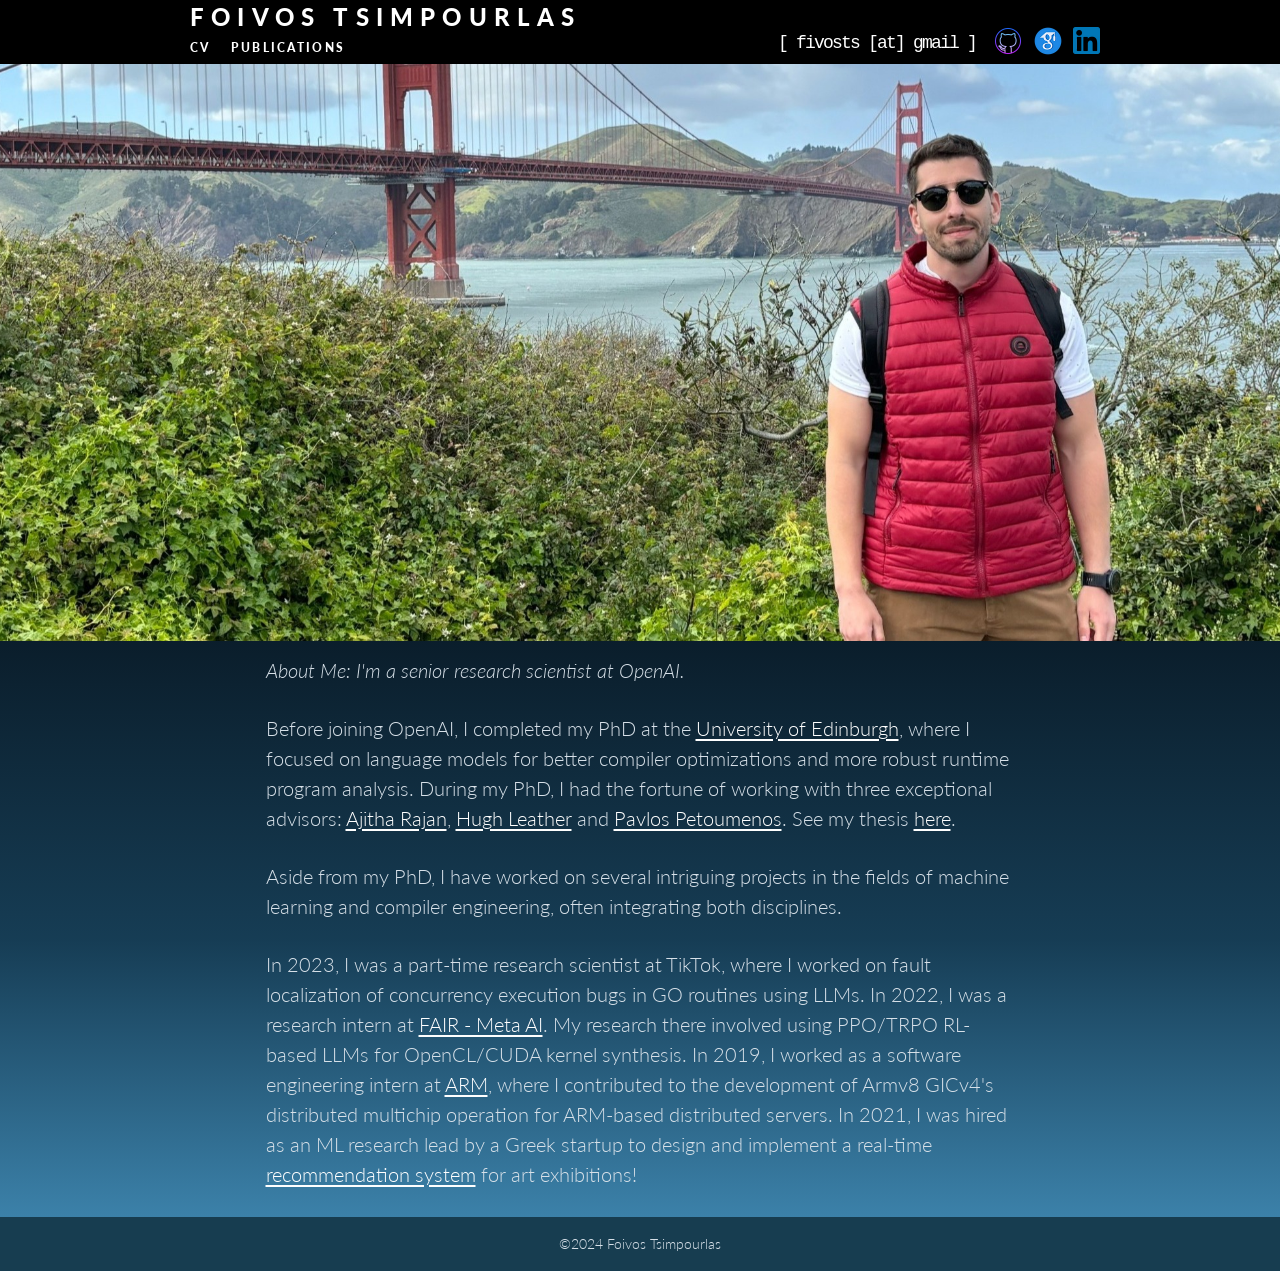
<file: index.html>
<!doctype html>
<html lang="en">
  <head>
    <meta charset="utf-8">
    <meta name="viewport" content="width=device-width, initial-scale=1">
    <title>Foivos Tsimpourlas</title>
    <meta name="description" content="Foivos Tsimpourlas | Senior research scientist at OpenAI.">
    <link rel="canonical" href="https://foivos.co.uk/">
    <meta property="og:title" content="Foivos Tsimpourlas">
    <meta property="og:description" content="Senior research scientist at OpenAI.">
    <meta property="og:type" content="website">
    <meta property="og:url" content="https://foivos.co.uk/">
    <meta property="og:image" content="https://foivos.co.uk/assets/img/home-hero.jpg">
    <meta name="twitter:card" content="summary_large_image">
    <link rel="icon" href="/assets/img/favicon.jpg">
    <link rel="stylesheet" href="/assets/styles.css?v=36">
    <script src="/assets/site.js?v=3" defer></script>
  </head>
  <body>
    <header class="site-header">
      <div class="header-inner">
        <button class="mobile-menu-toggle" type="button" aria-label="Open menu" aria-controls="mobile-menu" aria-expanded="false">
          <span></span>
          <span></span>
          <span></span>
        </button>
        <div class="header-brand-nav">
          <a class="brand-link" href="/">Foivos Tsimpourlas</a>
          <nav class="main-nav" aria-label="Site">
            <a class="mobile-menu-home" href="/" aria-current="page">Home</a>
            <a href="/cv/">CV</a>
            <a href="https://scholar.google.com/citations?user=wBS7nUoAAAAJ&amp;hl=en">Publications</a>
          </nav>
        </div>
        <div class="header-contact">
          <span class="email">[ fivosts [at] gmail ]</span>
          <div class="socials" aria-label="Social links">
            <a href="https://github.com/fivosts" aria-label="GitHub">
              <img src="/assets/img/github.png" alt="">
            </a>
            <a href="https://scholar.google.com/citations?user=wBS7nUoAAAAJ&amp;hl=en" aria-label="Google Scholar">
              <img src="/assets/img/scholar.png" alt="">
            </a>
            <a href="https://www.linkedin.com/in/foivos-tsimpourlas/" aria-label="LinkedIn">
              <img src="/assets/img/linkedin.png" alt="">
            </a>
          </div>
        </div>
      </div>
    </header>
    <nav class="mobile-menu" id="mobile-menu" aria-label="Mobile menu" hidden>
      <button class="mobile-menu-close" type="button" aria-label="Close menu"></button>
      <a href="/" aria-current="page">Home</a>
      <a href="/cv/">CV</a>
      <a href="https://scholar.google.com/citations?user=wBS7nUoAAAAJ&amp;hl=en">Publications</a>
    </nav>

    <main>
      <section class="hero hero-home" aria-label="Foivos Tsimpourlas at the Golden Gate Bridge">
        <img src="/assets/img/home-hero.jpg" alt="Foivos Tsimpourlas standing in front of the Golden Gate Bridge.">
      </section>

      <section class="dark-band">
        <div class="content bio">
          <p>About Me: I'm a senior research scientist at OpenAI.</p>

          <p>Before joining OpenAI, I completed my PhD at the <a href="https://www.ed.ac.uk/informatics">University of Edinburgh</a>, where I focused on language models for better compiler optimizations and more robust runtime program analysis. During my PhD, I had the fortune of working with three exceptional advisors: <a href="https://homepages.inf.ed.ac.uk/arajan/">Ajitha Rajan</a>, <a href="https://www.research.ed.ac.uk/en/persons/hugh-leather">Hugh Leather</a> and <a href="https://personalpages.manchester.ac.uk/staff/pavlos.petoumenos/">Pavlos Petoumenos</a>. See my thesis <a href="/assets/docs/deep-language-models-thesis.pdf">here</a>.</p>

          <p>Aside from my PhD, I have worked on several intriguing projects in the fields of machine learning and compiler engineering, often integrating both disciplines.</p>

          <p>In 2023, I was a part-time research scientist at TikTok, where I worked on fault localization of concurrency execution bugs in GO routines using LLMs. In 2022, I was a research intern at <a href="https://ai.meta.com/research/">FAIR - Meta AI</a>. My research there involved using PPO/TRPO RL-based LLMs for OpenCL/CUDA kernel synthesis. In 2019, I worked as a software engineering intern at <a href="https://www.arm.com/">ARM</a>, where I contributed to the development of Armv8 GICv4's distributed multichip operation for ARM-based distributed servers. In 2021, I was hired as an ML research lead by a Greek startup to design and implement a real-time <a href="https://www.adaf.gr/adaf-participates-in-the-ai-trace-pilot-experience/">recommendation system</a> for art exhibitions!</p>
        </div>
      </section>
    </main>

    <footer class="site-footer">&copy;2024 Foivos Tsimpourlas</footer>
  </body>
</html>
</file>
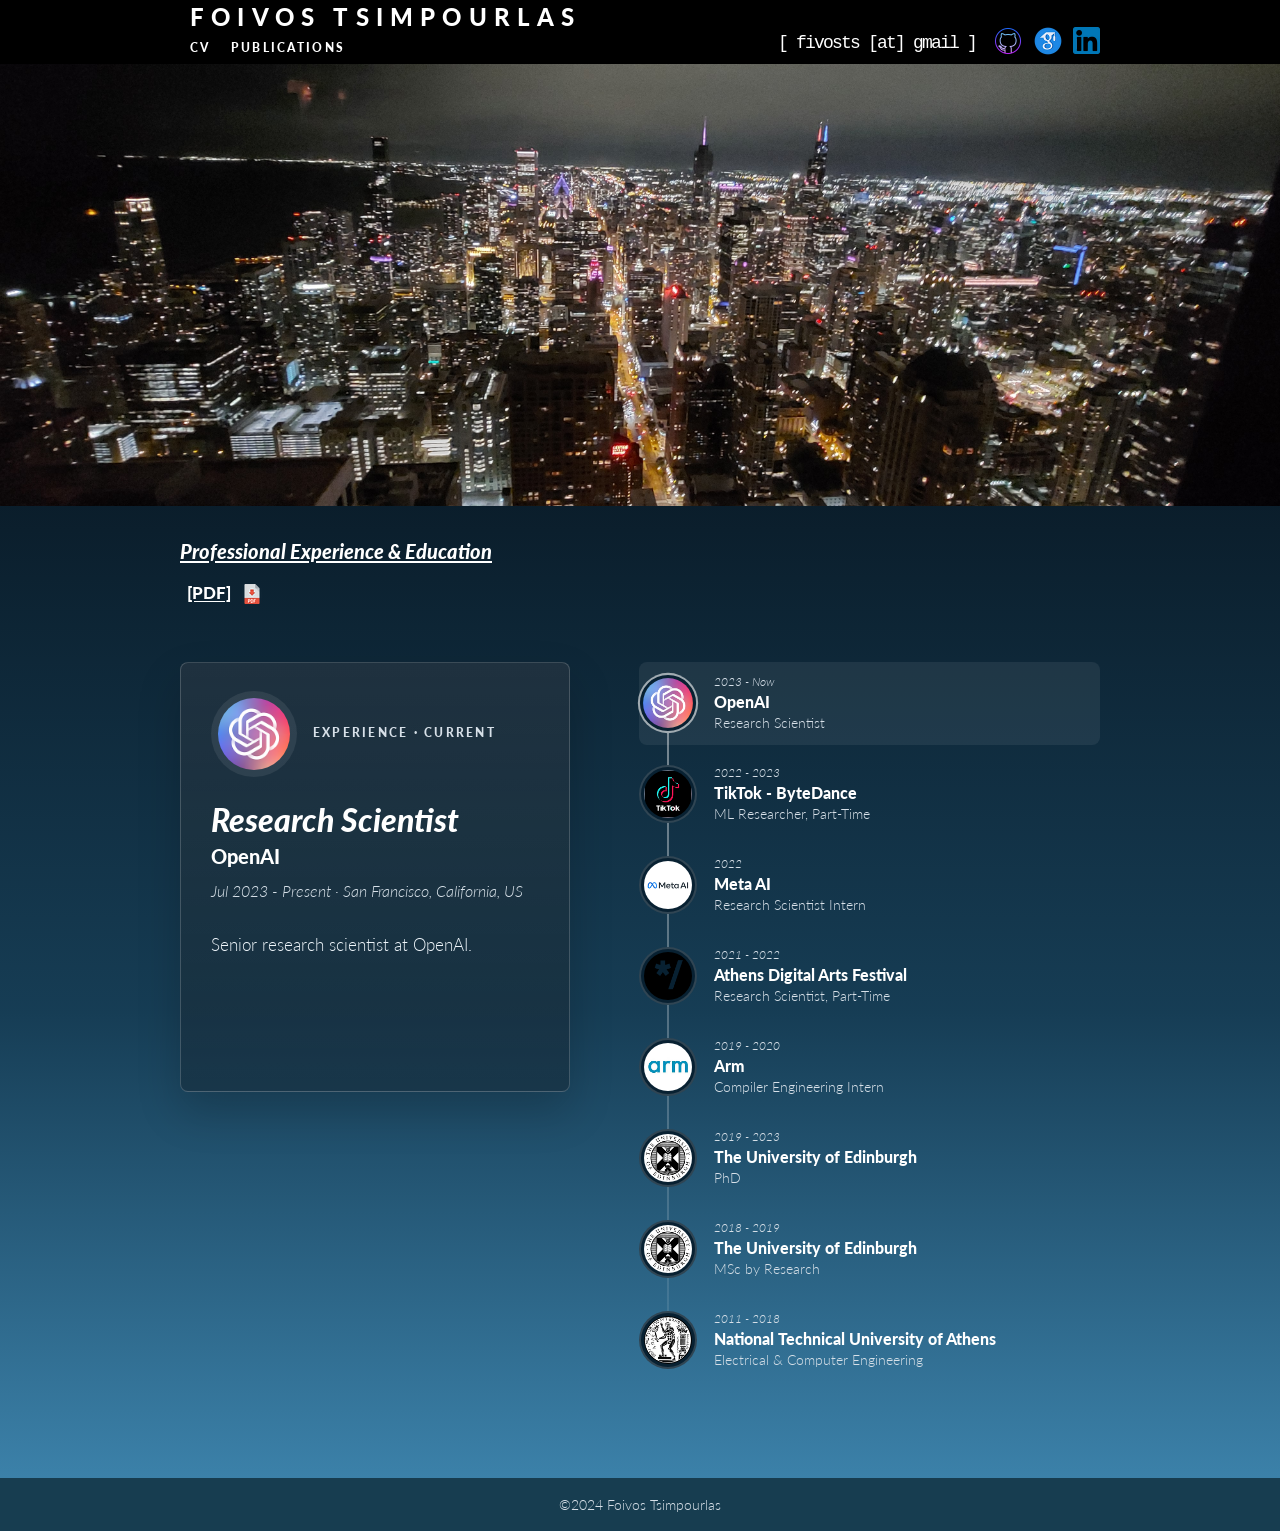
<file: cv/index.html>
<!doctype html>
<html lang="en">
  <head>
    <meta charset="utf-8">
    <meta name="viewport" content="width=device-width, initial-scale=1">
    <title>Resume | Foivos Tsimpourlas</title>
    <meta name="description" content="Research Scientist @ OpenAI | Ex-Meta, Ex-ARM, PhD @ The University of Edinburgh">
    <link rel="canonical" href="https://foivos.co.uk/cv/">
    <meta property="og:title" content="Resume | Foivos Tsimpourlas">
    <meta property="og:description" content="Research Scientist @ OpenAI | Ex-Meta, Ex-ARM, PhD @ The University of Edinburgh">
    <meta property="og:type" content="website">
    <meta property="og:url" content="https://foivos.co.uk/cv/">
    <meta property="og:image" content="https://foivos.co.uk/assets/img/cv-hero.jpg">
    <meta name="twitter:card" content="summary_large_image">
    <link rel="icon" href="/assets/img/favicon.jpg">
    <link rel="stylesheet" href="/assets/styles.css?v=36">
    <script src="/assets/site.js?v=3" defer></script>
  </head>
  <body>
    <header class="site-header">
      <div class="header-inner">
        <button class="mobile-menu-toggle" type="button" aria-label="Open menu" aria-controls="mobile-menu" aria-expanded="false">
          <span></span>
          <span></span>
          <span></span>
        </button>
        <div class="header-brand-nav">
          <a class="brand-link" href="/">Foivos Tsimpourlas</a>
          <nav class="main-nav" aria-label="Site">
            <a class="mobile-menu-home" href="/">Home</a>
            <a href="/cv/" aria-current="page">CV</a>
            <a href="https://scholar.google.com/citations?user=wBS7nUoAAAAJ&amp;hl=en">Publications</a>
          </nav>
        </div>
        <div class="header-contact">
          <span class="email">[ fivosts [at] gmail ]</span>
          <div class="socials" aria-label="Social links">
            <a href="https://github.com/fivosts" aria-label="GitHub">
              <img src="/assets/img/github.png" alt="">
            </a>
            <a href="https://scholar.google.com/citations?user=wBS7nUoAAAAJ&amp;hl=en" aria-label="Google Scholar">
              <img src="/assets/img/scholar.png" alt="">
            </a>
            <a href="https://www.linkedin.com/in/foivos-tsimpourlas/" aria-label="LinkedIn">
              <img src="/assets/img/linkedin.png" alt="">
            </a>
          </div>
        </div>
      </div>
    </header>
    <nav class="mobile-menu" id="mobile-menu" aria-label="Mobile menu" hidden>
      <button class="mobile-menu-close" type="button" aria-label="Close menu"></button>
      <a href="/">Home</a>
      <a href="/cv/" aria-current="page">CV</a>
      <a href="https://scholar.google.com/citations?user=wBS7nUoAAAAJ&amp;hl=en">Publications</a>
    </nav>

    <main>
      <section class="hero hero-page" aria-label="Chicago skyline">
        <img src="/assets/img/cv-hero.jpg" alt="Night skyline viewed from above.">
      </section>

      <section class="dark-band">
        <div class="content cv-intro">
          <h1 class="section-title">Professional Experience &amp; Education</h1>
          <div class="pdf-actions">
            <a class="pdf-inline" href="/assets/docs/foivos-tsimpourlas-cv.pdf"><span>[PDF]</span></a>
            <a class="pdf-icon-link" href="/assets/docs/foivos-tsimpourlas-cv.pdf" aria-label="Download CV PDF">
              <img src="/assets/img/pdf-icon.png" alt="">
            </a>
          </div>
        </div>

        <div class="cv-explorer" data-cv-explorer aria-label="Interactive professional experience and education timeline">
          <section class="cv-focus" aria-live="polite">
            <div class="cv-focus-top">
              <div class="cv-focus-logo">
                <img src="/assets/img/openai.png" alt="OpenAI" data-cv-logo>
              </div>
              <p class="cv-focus-kicker" data-cv-group>Experience &middot; Current</p>
            </div>
            <h2 data-cv-title>Research Scientist</h2>
            <p class="cv-focus-org" data-cv-org>OpenAI</p>
            <p class="cv-focus-meta" data-cv-meta>Jul 2023 - Present &middot; San Francisco, California, US</p>
            <p class="cv-focus-summary" data-cv-summary>Senior research scientist at OpenAI.</p>
          </section>

          <div class="cv-rail" role="tablist" aria-label="CV entries">
            <button class="cv-node is-active" type="button" role="tab" aria-selected="true"
              data-group="Experience &middot; Current"
              data-title="Research Scientist"
              data-org="OpenAI"
              data-meta="Jul 2023 - Present &middot; San Francisco, California, US"
              data-summary="Senior research scientist at OpenAI."
              data-logo="/assets/img/openai.png"
              data-alt="OpenAI">
              <span class="cv-node-mark"><img src="/assets/img/openai.png" alt=""></span>
              <span class="cv-node-copy">
                <span class="cv-node-year">2023 - Now</span>
                <span class="cv-node-title">OpenAI</span>
                <span class="cv-node-subtitle">Research Scientist</span>
              </span>
            </button>

            <button class="cv-node" type="button" role="tab" aria-selected="false"
              data-group="Experience"
              data-title="ML Researcher, Part-Time"
              data-org="TikTok - ByteDance"
              data-meta="Oct 2022 - Apr 2023 &middot; London, UK (Remote)"
              data-summary="Part-time research on fault localization for concurrency execution bugs in Go routines using LLMs."
              data-logo="/assets/img/tiktok.png"
              data-alt="TikTok">
              <span class="cv-node-mark"><img src="/assets/img/tiktok.png" alt=""></span>
              <span class="cv-node-copy">
                <span class="cv-node-year">2022 - 2023</span>
                <span class="cv-node-title">TikTok - ByteDance</span>
                <span class="cv-node-subtitle">ML Researcher, Part-Time</span>
              </span>
            </button>

            <button class="cv-node" type="button" role="tab" aria-selected="false"
              data-group="Experience"
              data-title="Research Scientist Intern"
              data-org="Meta AI"
              data-meta="May 2022 - Aug 2022 &middot; Menlo Park, California, US"
              data-summary="Research internship on PPO/TRPO RL-based LLMs for OpenCL/CUDA kernel synthesis."
              data-logo="/assets/img/meta.png"
              data-alt="Meta AI">
              <span class="cv-node-mark"><img src="/assets/img/meta.png" alt=""></span>
              <span class="cv-node-copy">
                <span class="cv-node-year">2022</span>
                <span class="cv-node-title">Meta AI</span>
                <span class="cv-node-subtitle">Research Scientist Intern</span>
              </span>
            </button>

            <button class="cv-node" type="button" role="tab" aria-selected="false"
              data-group="Experience"
              data-title="Research Scientist, Part-Time"
              data-org="Athens Digital Arts Festival"
              data-meta="Feb 2021 - Feb 2022 &middot; Athens, Greece (Remote)"
              data-summary="ML research lead for a real-time recommendation system for art exhibitions."
              data-logo="/assets/img/adaf.png"
              data-alt="Athens Digital Arts Festival">
              <span class="cv-node-mark"><img src="/assets/img/adaf.png" alt=""></span>
              <span class="cv-node-copy">
                <span class="cv-node-year">2021 - 2022</span>
                <span class="cv-node-title">Athens Digital Arts Festival</span>
                <span class="cv-node-subtitle">Research Scientist, Part-Time</span>
              </span>
            </button>

            <button class="cv-node" type="button" role="tab" aria-selected="false"
              data-group="Experience"
              data-title="Compiler Engineering Intern"
              data-org="Arm"
              data-meta="Sep 2019 - Jan 2020 &middot; Cambridge, England, UK"
              data-summary="Systems work on Armv8 GICv4 distributed multichip operation for ARM-based distributed servers."
              data-logo="/assets/img/arm.jpg"
              data-alt="Arm">
              <span class="cv-node-mark"><img src="/assets/img/arm.jpg" alt=""></span>
              <span class="cv-node-copy">
                <span class="cv-node-year">2019 - 2020</span>
                <span class="cv-node-title">Arm</span>
                <span class="cv-node-subtitle">Compiler Engineering Intern</span>
              </span>
            </button>

            <button class="cv-node" type="button" role="tab" aria-selected="false"
              data-group="Education"
              data-title="PhD"
              data-org="The University of Edinburgh"
              data-meta="Sep 2019 - May 2023 &middot; Edinburgh, Scotland, UK"
              data-summary="Doctoral research on language models for compiler optimizations and robust runtime program analysis."
              data-logo="/assets/img/edinburgh.png"
              data-alt="The University of Edinburgh">
              <span class="cv-node-mark"><img src="/assets/img/edinburgh.png" alt=""></span>
              <span class="cv-node-copy">
                <span class="cv-node-year">2019 - 2023</span>
                <span class="cv-node-title">The University of Edinburgh</span>
                <span class="cv-node-subtitle">PhD</span>
              </span>
            </button>

            <button class="cv-node" type="button" role="tab" aria-selected="false"
              data-group="Education"
              data-title="MSc by Research"
              data-org="The University of Edinburgh"
              data-meta="Sep 2018 - Aug 2019 &middot; Edinburgh, Scotland, UK"
              data-summary="Research degree at Edinburgh leading into later work across machine learning and compiler engineering."
              data-logo="/assets/img/edinburgh.png"
              data-alt="The University of Edinburgh">
              <span class="cv-node-mark"><img src="/assets/img/edinburgh.png" alt=""></span>
              <span class="cv-node-copy">
                <span class="cv-node-year">2018 - 2019</span>
                <span class="cv-node-title">The University of Edinburgh</span>
                <span class="cv-node-subtitle">MSc by Research</span>
              </span>
            </button>

            <button class="cv-node" type="button" role="tab" aria-selected="false"
              data-group="Education"
              data-title="Electrical &amp; Computer Engineering"
              data-org="National Technical University of Athens"
              data-meta="Sep 2011 - Jul 2018 &middot; Athens, Greece"
              data-summary="Engineering foundation in electrical and computer systems."
              data-logo="/assets/img/ntua.png"
              data-alt="National Technical University of Athens">
              <span class="cv-node-mark"><img src="/assets/img/ntua.png" alt=""></span>
              <span class="cv-node-copy">
                <span class="cv-node-year">2011 - 2018</span>
                <span class="cv-node-title">National Technical University of Athens</span>
                <span class="cv-node-subtitle">Electrical &amp; Computer Engineering</span>
              </span>
            </button>
          </div>
        </div>
      </section>
    </main>

    <footer class="site-footer">&copy;2024 Foivos Tsimpourlas</footer>
  </body>
</html>
</file>
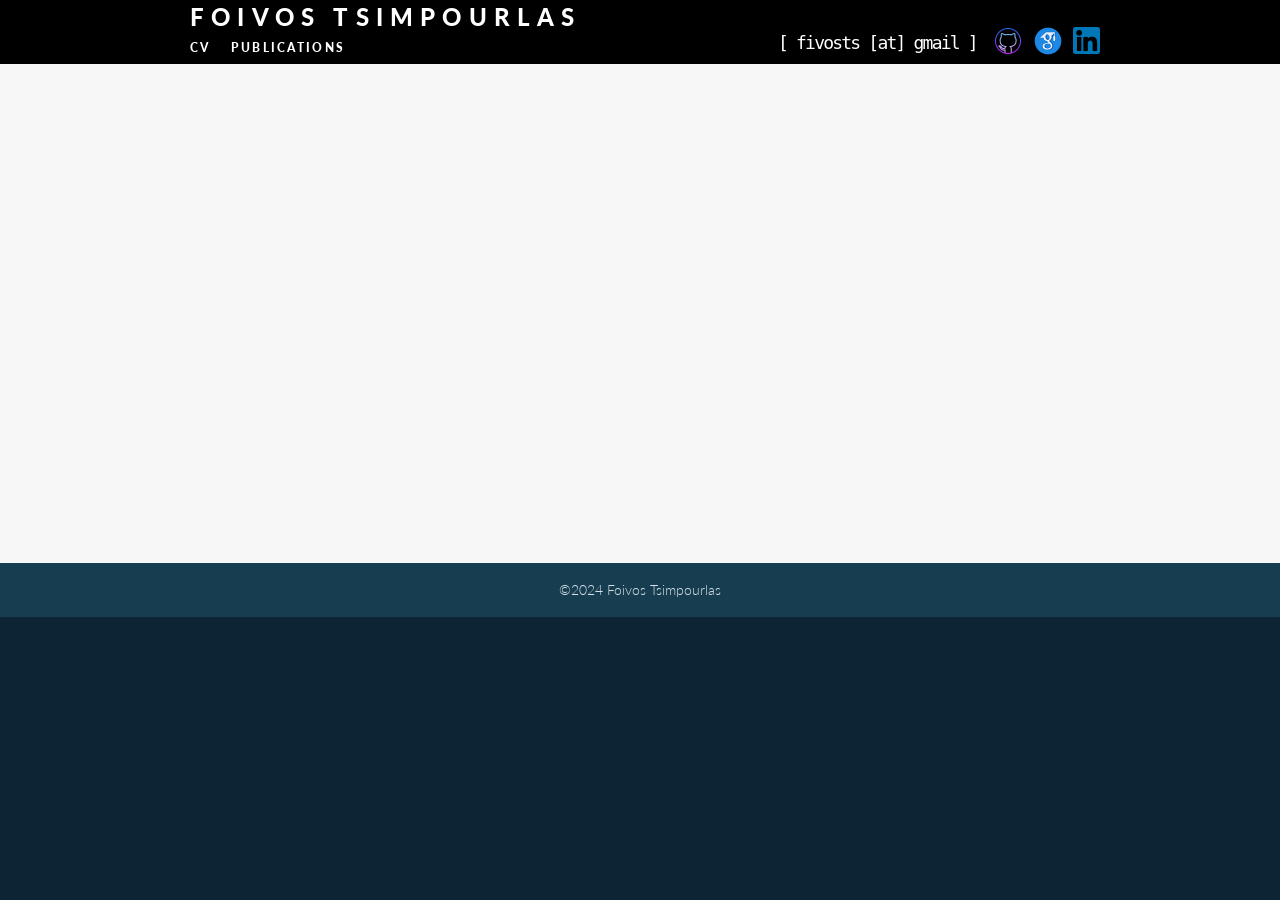
<file: projects/index.html>
<!doctype html>
<html lang="en">
  <head>
    <meta charset="utf-8">
    <meta name="viewport" content="width=device-width, initial-scale=1">
    <title>Projects | Foivos Tsimpourlas</title>
    <meta name="description" content="Projects | Foivos Tsimpourlas">
    <link rel="canonical" href="https://foivos.co.uk/projects/">
    <link rel="icon" href="/assets/img/favicon.jpg">
    <link rel="stylesheet" href="/assets/styles.css?v=36">
    <script src="/assets/site.js?v=3" defer></script>
  </head>
  <body>
    <header class="site-header">
      <div class="header-inner">
        <button class="mobile-menu-toggle" type="button" aria-label="Open menu" aria-controls="mobile-menu" aria-expanded="false">
          <span></span>
          <span></span>
          <span></span>
        </button>
        <div class="header-brand-nav">
          <a class="brand-link" href="/">Foivos Tsimpourlas</a>
          <nav class="main-nav" aria-label="Site">
            <a class="mobile-menu-home" href="/">Home</a>
            <a href="/cv/">CV</a>
            <a href="https://scholar.google.com/citations?user=wBS7nUoAAAAJ&amp;hl=en">Publications</a>
          </nav>
        </div>
        <div class="header-contact">
          <span class="email">[ fivosts [at] gmail ]</span>
          <div class="socials" aria-label="Social links">
            <a href="https://github.com/fivosts" aria-label="GitHub">
              <img src="/assets/img/github.png" alt="">
            </a>
            <a href="https://scholar.google.com/citations?user=wBS7nUoAAAAJ&amp;hl=en" aria-label="Google Scholar">
              <img src="/assets/img/scholar.png" alt="">
            </a>
            <a href="https://www.linkedin.com/in/foivos-tsimpourlas/" aria-label="LinkedIn">
              <img src="/assets/img/linkedin.png" alt="">
            </a>
          </div>
        </div>
      </div>
    </header>
    <nav class="mobile-menu" id="mobile-menu" aria-label="Mobile menu" hidden>
      <button class="mobile-menu-close" type="button" aria-label="Close menu"></button>
      <a href="/">Home</a>
      <a href="/cv/">CV</a>
      <a href="https://scholar.google.com/citations?user=wBS7nUoAAAAJ&amp;hl=en">Publications</a>
    </nav>

    <main class="blank-page" aria-label="Projects"></main>

    <footer class="site-footer">&copy;2024 Foivos Tsimpourlas</footer>
  </body>
</html>
</file>
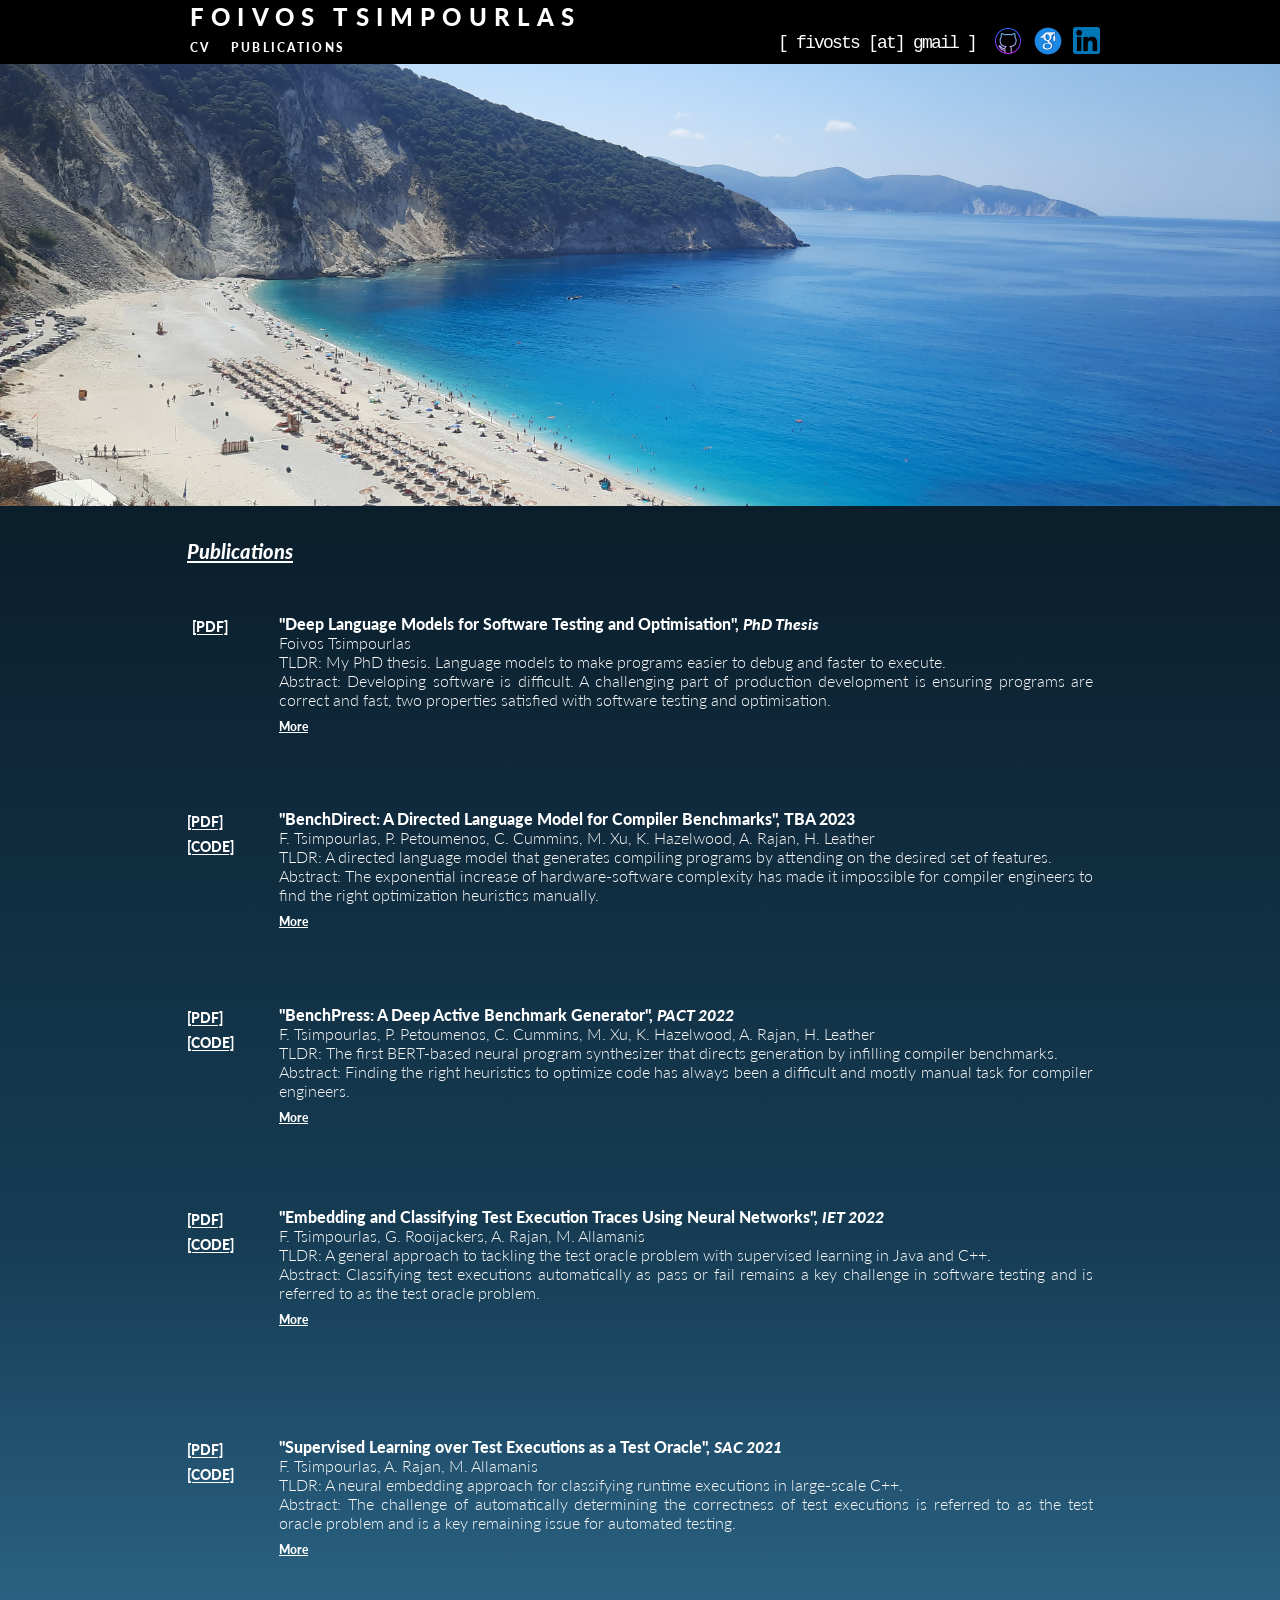
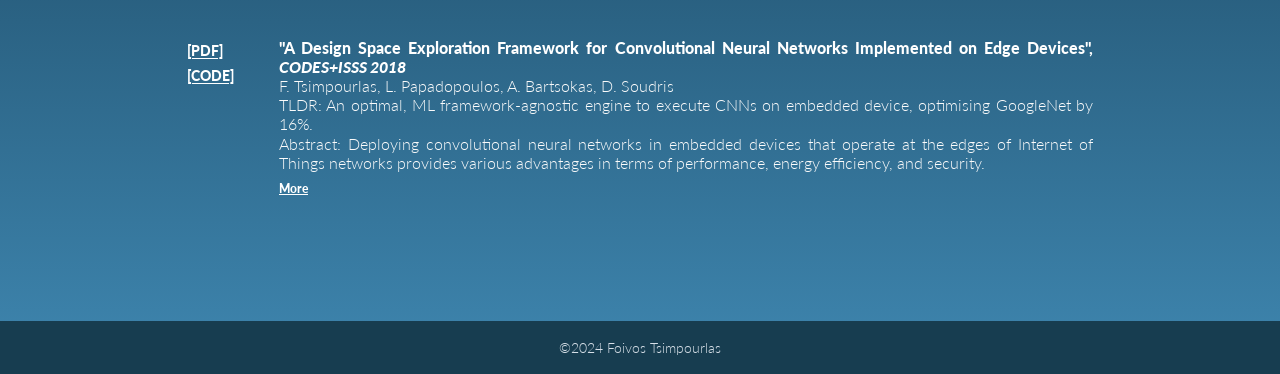
<file: publications/index.html>
<!doctype html>
<html lang="en">
  <head>
    <meta charset="utf-8">
    <meta name="viewport" content="width=device-width, initial-scale=1">
    <title>Publications | Foivos Tsimpourlas</title>
    <meta name="description" content="Publications by Foivos Tsimpourlas.">
    <link rel="canonical" href="https://foivos.co.uk/publications/">
    <meta property="og:title" content="Publications | Foivos Tsimpourlas">
    <meta property="og:type" content="website">
    <meta property="og:url" content="https://foivos.co.uk/publications/">
    <meta property="og:image" content="https://foivos.co.uk/assets/img/publications-hero.jpg">
    <meta name="twitter:card" content="summary_large_image">
    <link rel="icon" href="/assets/img/favicon.jpg">
    <link rel="stylesheet" href="/assets/styles.css?v=36">
    <script src="/assets/site.js?v=3" defer></script>
  </head>
  <body>
    <header class="site-header">
      <div class="header-inner">
        <button class="mobile-menu-toggle" type="button" aria-label="Open menu" aria-controls="mobile-menu" aria-expanded="false">
          <span></span>
          <span></span>
          <span></span>
        </button>
        <div class="header-brand-nav">
          <a class="brand-link" href="/">Foivos Tsimpourlas</a>
          <nav class="main-nav" aria-label="Site">
            <a class="mobile-menu-home" href="/">Home</a>
            <a href="/cv/">CV</a>
            <a href="https://scholar.google.com/citations?user=wBS7nUoAAAAJ&amp;hl=en">Publications</a>
          </nav>
        </div>
        <div class="header-contact">
          <span class="email">[ fivosts [at] gmail ]</span>
          <div class="socials" aria-label="Social links">
            <a href="https://github.com/fivosts" aria-label="GitHub">
              <img src="/assets/img/github.png" alt="">
            </a>
            <a href="https://scholar.google.com/citations?user=wBS7nUoAAAAJ&amp;hl=en" aria-label="Google Scholar">
              <img src="/assets/img/scholar.png" alt="">
            </a>
            <a href="https://www.linkedin.com/in/foivos-tsimpourlas/" aria-label="LinkedIn">
              <img src="/assets/img/linkedin.png" alt="">
            </a>
          </div>
        </div>
      </div>
    </header>
    <nav class="mobile-menu" id="mobile-menu" aria-label="Mobile menu" hidden>
      <button class="mobile-menu-close" type="button" aria-label="Close menu"></button>
      <a href="/">Home</a>
      <a href="/cv/">CV</a>
      <a href="https://scholar.google.com/citations?user=wBS7nUoAAAAJ&amp;hl=en">Publications</a>
    </nav>

    <main>
      <section class="hero hero-page" aria-label="Beach and blue sea">
        <img src="/assets/img/publications-hero.jpg" alt="A beach and blue sea below steep cliffs.">
      </section>

      <section class="dark-band">
        <div class="publications">
          <h1 class="section-title">Publications</h1>

          <article class="publication">
            <div class="pub-actions">
              <a href="/assets/docs/deep-language-models-thesis.pdf">[PDF]</a>
            </div>
            <details>
              <summary>
                <span class="pub-title">"Deep Language Models for Software Testing and Optimisation", <em>PhD Thesis</em></span>
                <span class="pub-meta">Foivos Tsimpourlas</span>
                <span class="pub-summary">TLDR: My PhD thesis. Language models to make programs easier to debug and faster to execute.</span>
                <span class="pub-preview">Abstract: Developing software is difficult. A challenging part of production development is ensuring programs are correct and fast, two properties satisfied with software testing and optimisation.</span>
                <span class="more-label"><span class="more-closed">More</span><span class="more-open">Less</span></span>
              </summary>
              <div class="abstract">
                <p><strong>Abstract:</strong> Developing software is difficult. A challenging part of production development is ensuring programs are correct and fast, two properties satisfied with software testing and optimisation. While both tasks still rely on manual effort and expertise, the recent surge in software applications has led them to become tedious and time-consuming. Under this fast-pace environment, manual testing and optimisation hinders productivity significantly and leads to error-prone or sub-optimal programs that waste energy and lead users to frustration. In this thesis, we propose three novel approaches to automate software testing and optimisation with modern language models based on deep learning. In contrast to our methods, existing few techniques in these two domains have limited scalability and struggle when they face real-world applications.</p>
                <p>Our first contribution lies in the field of software testing and aims to automate the test oracle problem, which is the procedure of determining the correctness of test executions. The test oracle is still largely manual, relying on human experts. Automating the oracle is a non-trivial task that requires software specifications or derived information that are often too difficult to extract. We present the first application of deep language models over program execution traces to predict runtime correctness. Our technique classifies test executions of large-scale codebases used in production as "pass" or "fail". Our proposed approach reduces by 86% the amount of test inputs an expert has to label by training only on 14% and classifying the rest automatically.</p>
                <p>Our next two contributions improve the effectiveness of compiler optimisation. Compilers optimise programs by applying heuristic-based transformations constructed by compiler engineers. Selecting the right transformations requires extensive knowledge of the compiler, the subject program and the target architecture. Predictive models have been successfully used to automate heuristics construction but their performance is hindered by a shortage of training benchmarks in quantity and feature diversity. Our next contributions address the scarcity of compiler benchmarks by generating human-likely synthetic programs to improve the performance of predictive models.</p>
                <p>Our second contribution is BenchPress, the first steerable deep learning synthesizer for executable compiler benchmarks. BenchPress produces human-like programs that compile at a rate of 87%. It targets parts of the feature space previously unreachable by other synthesizers, addressing the scarcity of high-quality training data for compilers. BenchPress improves the performance of a device mapping predictive model by 50% when it introduces synthetic benchmarks into its training data.</p>
                <p>BenchPress is restricted by a feature-agnostic synthesizer that requires thousands of random inferences to select a few that target the desired features. Our third contribution addresses this inefficiency. We develop BenchDirect, a directed language model for compiler benchmark generation. BenchDirect synthesizes programs by jointly observing the source code context and the compiler features that are targeted. This enables efficient steerable generation on large scale tasks. Compared to BenchPress, BenchDirect matches successfully 1.8x more Rodinia target benchmarks, while it is up to 36% more accurate and up to 72% faster in targeting three different feature spaces for compilers.</p>
                <p>All three contributions demonstrate the exciting potential of deep learning and language models to simplify the testing of programs and the construction of better optimisation heuristics for compilers. The outcomes of this thesis provides developers with tools to keep up with the rapidly evolving landscape of software engineering.</p>
              </div>
            </details>
          </article>

          <article class="publication">
            <div class="pub-actions">
              <a href="/assets/docs/benchdirect.pdf">[PDF]</a>
              <a href="https://github.com/fivosts/BenchPress">[CODE]</a>
            </div>
            <details>
              <summary>
                <span class="pub-title">"BenchDirect: A Directed Language Model for Compiler Benchmarks", TBA 2023</span>
                <span class="pub-meta">F. Tsimpourlas, P. Petoumenos, C. Cummins, M. Xu, K. Hazelwood, A. Rajan, H. Leather</span>
                <span class="pub-summary">TLDR: A directed language model that generates compiling programs by attending on the desired set of features.</span>
                <span class="pub-preview">Abstract: The exponential increase of hardware-software complexity has made it impossible for compiler engineers to find the right optimization heuristics manually.</span>
                <span class="more-label"><span class="more-closed">More</span><span class="more-open">Less</span></span>
              </summary>
              <div class="abstract">
                <p><strong>Abstract:</strong> The exponential increase of hardware-software complexity has made it impossible for compiler engineers to find the right optimization heuristics manually. Predictive models have been shown to find near optimal heuristics with little human effort but they are limited by a severe lack of diverse benchmarks to train on. Generative AI has been used by researchers to synthesize benchmarks into existing datasets. However, the synthetic programs are short, exceedingly simple and lacking diversity in their features.</p>
                <p>We develop BenchPress, the first ML compiler benchmark generator that can be directed within source code feature representations. BenchPress synthesizes executable functions by infilling code that conditions on the program's left and right context. BenchPress uses active learning to introduce new benchmarks with unseen features into the dataset of Grewe's et al. CPU vs GPU heuristic, improving its acquired performance by 50%. BenchPress targets features that has been impossible for other synthesizers to reach. In 3 feature spaces, we outperform human-written code from GitHub, CLgen, CLSmith and the SRCIROR mutator in targeting the features of Rodinia benchmarks.</p>
                <p>BenchPress steers generation with beam search over a feature-agnostic language model. We improve this with BenchDirect which utilizes a directed LM that infills programs by jointly observing source code context and the compiler features that are targeted. BenchDirect achieves up to 36% better accuracy in targeting the features of Rodinia benchmarks, it is 1.8x more likely to give an exact match and it speeds up execution time by up to 72% compared to BenchPress. Both our models produce code that is difficult to distinguish from human-written code. We conduct a Turing test which shows our models' synthetic benchmarks are labelled as 'human-written' as often as human-written code from GitHub.</p>
              </div>
            </details>
          </article>

          <article class="publication">
            <div class="pub-actions">
              <a href="/assets/docs/benchpress.pdf">[PDF]</a>
              <a href="https://github.com/fivosts/BenchPress">[CODE]</a>
            </div>
            <details>
              <summary>
                <span class="pub-title">"BenchPress: A Deep Active Benchmark Generator", <em>PACT 2022</em></span>
                <span class="pub-meta">F. Tsimpourlas, P. Petoumenos, C. Cummins, M. Xu, K. Hazelwood, A. Rajan, H. Leather</span>
                <span class="pub-summary">TLDR: The first BERT-based neural program synthesizer that directs generation by infilling compiler benchmarks.</span>
                <span class="pub-preview">Abstract: Finding the right heuristics to optimize code has always been a difficult and mostly manual task for compiler engineers.</span>
                <span class="more-label"><span class="more-closed">More</span><span class="more-open">Less</span></span>
              </summary>
              <div class="abstract">
                <p><strong>Abstract:</strong> Finding the right heuristics to optimize code has always been a difficult and mostly manual task for compiler engineers. Today this task is near-impossible as hardware-software complexity has scaled up exponentially. Predictive models for compilers have recently emerged which require little human effort but are far better than humans in finding near optimal heuristics. As any machine learning technique, they are only as good as the data they are trained on but there is a severe shortage of code for training compilers. Researchers have tried to remedy this with code generation but their synthetic benchmarks, although thousands, are small, repetitive and poor in features, therefore ineffective. This indicates the shortage is of feature quality more than corpus size. It is more important than ever to develop a directed program generation approach that will produce benchmarks with valuable features for training compiler heuristics.</p>
                <p>We develop BenchPress, the first ML benchmark generator for compilers that is steerable within feature space representations of source code. BenchPress synthesizes compiling functions by adding new code in any part of an empty or existing sequence by jointly observing its left and right context, achieving excellent compilation rate. BenchPress steers benchmark generation towards desired target features that has been impossible for state of the art synthesizers (or indeed humans) to reach. It performs better in targeting the features of Rodinia benchmarks in 3 different feature spaces compared with (a) CLgen - a state of the art ML synthesizer, (b) CLSmith fuzzer, (c) SRCIROR mutator or even (d) human-written code from GitHub. BenchPress is the first generator to search the feature space with active learning in order to generate benchmarks that will improve a downstream task. We show how using BenchPress, Grewe's et al. CPU vs GPU heuristic model can obtain a higher speedup when trained on BenchPress's benchmarks compared to other techniques. BenchPress is a powerful code generator: Its generated samples compile at a rate of 86%, compared to CLgen's 2.33%. Starting from an empty fixed input, BenchPress produces 10x more unique, compiling OpenCL benchmarks than CLgen, which are significantly larger and more feature diverse.</p>
              </div>
            </details>
          </article>

          <article class="publication">
            <div class="pub-actions">
              <a href="/assets/docs/embedding-classifying-test-execution-traces.pdf">[PDF]</a>
              <a href="https://github.com/fivosts/Learning-over-test-executions">[CODE]</a>
            </div>
            <details>
              <summary>
                <span class="pub-title">"Embedding and Classifying Test Execution Traces Using Neural Networks", <em>IET 2022</em></span>
                <span class="pub-meta">F. Tsimpourlas, G. Rooijackers, A. Rajan, M. Allamanis</span>
                <span class="pub-summary">TLDR: A general approach to tackling the test oracle problem with supervised learning in Java and C++.</span>
                <span class="pub-preview">Abstract: Classifying test executions automatically as pass or fail remains a key challenge in software testing and is referred to as the test oracle problem.</span>
                <span class="more-label"><span class="more-closed">More</span><span class="more-open">Less</span></span>
              </summary>
              <div class="abstract">
                <p><strong>Abstract:</strong> Classifying test executions automatically as pass or fail remains a key challenge in software testing and is referred to as the test oracle problem. It is being attempted to solve this problem with supervised learning over test execution traces. A programme is instrumented to gather execution traces as sequences of method invocations. A small fraction of the programme's execution traces is labelled with pass or fail verdicts. Execution traces are then embedded as fixed length vectors and a neural network (NN) component that uses the line-by-line information to classify traces as pass or fail is designed. The classification accuracy of this approach is evaluated using subject programs from different application domains: 1. Module from Ethereum Blockchain, 2. Module from PyTorch deep learning framework, 3. Microsoft SEAL encryption library components, 4. Sed stream editor, 5. Nine network protocols from Linux packet identifier, L7-Filter and 6. Utilities library, commons-lang for Java. For all subject programs, it was found that test execution classification had high precision, recall and specificity, averaging to 93%, 94% and 96%, respectively, while only training with an average 14% of the total traces. Experiments show that the proposed NN-based approach is promising in classifying test executions from different application domains.</p>
              </div>
            </details>
          </article>

          <article class="publication">
            <div class="pub-actions">
              <a href="/assets/docs/supervised-learning-test-executions.pdf">[PDF]</a>
              <a href="https://github.com/fivosts/Learning-over-test-executions">[CODE]</a>
            </div>
            <details>
              <summary>
                <span class="pub-title">"Supervised Learning over Test Executions as a Test Oracle", <em>SAC 2021</em></span>
                <span class="pub-meta">F. Tsimpourlas, A. Rajan, M. Allamanis</span>
                <span class="pub-summary">TLDR: A neural embedding approach for classifying runtime executions in large-scale C++.</span>
                <span class="pub-preview">Abstract: The challenge of automatically determining the correctness of test executions is referred to as the test oracle problem and is a key remaining issue for automated testing.</span>
                <span class="more-label"><span class="more-closed">More</span><span class="more-open">Less</span></span>
              </summary>
              <div class="abstract">
                <p><strong>Abstract:</strong> The challenge of automatically determining the correctness of test executions is referred to as the test oracle problem and is a key remaining issue for automated testing. The paper aims at solving the test oracle problem in a scalable and accurate way. To achieve this, we use supervised learning over test execution traces. We label a small fraction of the execution traces with their verdict of pass or fail. We use the labelled traces to train a neural network (NN) model to learn to distinguish runtime patterns for passing versus failing executions for a given program.</p>
                <p>We evaluate our approach using case studies from different application domains - 1. Module from Ethereum Blockchain, 2. Module from PyTorch deep learning framework, 3. Microsoft SEAL encryption library components and 4. Sed stream editor. We found the classification models for all subject programs resulted in high precision, recall and specificity, averaging to 89%, 88% and 92% respectively, while only training with an average 15% of the total traces. Our experiments show that the proposed NN model is promising as a test oracle and is able to learn runtime patterns to distinguish test executions for systems and tests from different application domains.</p>
              </div>
            </details>
          </article>

          <article class="publication">
            <div class="pub-actions">
              <a href="/assets/docs/cnn-edge-devices.pdf">[PDF]</a>
              <a href="https://github.com/fivosts/CNNs-on-embedded-systems">[CODE]</a>
            </div>
            <details>
              <summary>
                <span class="pub-title">"A Design Space Exploration Framework for Convolutional Neural Networks Implemented on Edge Devices", <em>CODES+ISSS 2018</em></span>
                <span class="pub-meta">F. Tsimpourlas, L. Papadopoulos, A. Bartsokas, D. Soudris</span>
                <span class="pub-summary">TLDR: An optimal, ML framework-agnostic engine to execute CNNs on embedded device, optimising GoogleNet by 16%.</span>
                <span class="pub-preview">Abstract: Deploying convolutional neural networks in embedded devices that operate at the edges of Internet of Things networks provides various advantages in terms of performance, energy efficiency, and security.</span>
                <span class="more-label"><span class="more-closed">More</span><span class="more-open">Less</span></span>
              </summary>
              <div class="abstract">
                <p><strong>Abstract:</strong> Deploying convolutional neural networks (CNNs) in embedded devices that operate at the edges of Internet of Things (IoT) networks provides various advantages in terms of performance, energy efficiency, and security in comparison with the alternative approach of transmitting large volumes of data for processing to the cloud. However, the implementation of CNNs on low power embedded devices is challenging due to the limited computational resources they provide and to the large resource requirements of state-of-the-art CNNs. In this paper, we propose a framework for the efficient deployment of CNNs in low power processor-based architectures used as edge devices in IoT networks. The framework leverages design space exploration (DSE) techniques to identify efficient implementations in terms of execution time and energy consumption. The exploration parameter is the utilization of hardware resources of the edge devices. The proposed framework is evaluated using a set of 6 state-of-the-art CNNs deployed in the Intel/Movidius Myriad2 low power embedded platform. The results show that using the maximum available amount of resources is not always the optimal solution in terms of performance and energy efficiency. Fine-tuned resource management based on DSE, reduces the execution time up to 3.6% and the energy consumption up to 7.7% in comparison with straightforward implementations.</p>
              </div>
            </details>
          </article>
        </div>
      </section>
    </main>

    <footer class="site-footer">&copy;2024 Foivos Tsimpourlas</footer>
  </body>
</html>
</file>
<file: assets/styles.css>
@import url("https://fonts.googleapis.com/css2?family=Lato:ital,wght@0,300;0,400;0,700;0,900;1,300;1,700;1,900&display=swap");

:root {
  --black: #000;
  --paper: #f7f7f7;
  --ink: #f5f7fa;
  --muted: #d7e0e8;
  --teal-top: #0d2435;
  --teal-mid: #173a50;
  --teal-bottom: #3b84ad;
  --line: #9d626a;
  --max: 908px;
  --header-max: 920px;
}

* {
  box-sizing: border-box;
}

html {
  font-synthesis-weight: none;
  scroll-behavior: smooth;
}

body {
  margin: 0;
  color: var(--ink);
  background: var(--teal-top);
  font-family: Lato, "Helvetica Neue", Arial, sans-serif;
  font-size: 18px;
  font-weight: 300;
  line-height: 1.55;
}

a {
  color: inherit;
  text-underline-offset: 0.14em;
}

img {
  display: block;
  max-width: 100%;
}

.site-header {
  position: sticky;
  top: 0;
  z-index: 20;
  background: var(--black);
  color: #fff;
  min-height: 64px;
}

.header-inner {
  width: min(var(--header-max), calc(100% - 48px));
  min-height: 64px;
  margin: 0 auto;
  display: flex;
  align-items: flex-start;
  justify-content: space-between;
  gap: 24px;
}

.mobile-menu-toggle,
.mobile-menu {
  display: none;
}

.mobile-menu-home {
  display: none;
}

.brand-link {
  display: inline-block;
  color: #fff;
  font-size: 1.5rem;
  font-weight: 900;
  letter-spacing: 0.3em;
  line-height: 1;
  margin: 5px 0 0 10px;
  text-decoration: none;
  text-transform: uppercase;
  white-space: nowrap;
}

.main-nav {
  display: flex;
  gap: 20px;
  margin-left: 10px;
  margin-top: 6px;
}

.main-nav a {
  color: #fff;
  font-size: 0.76rem;
  font-weight: 900;
  letter-spacing: 0.19em;
  line-height: 1.25;
  text-decoration: none;
  text-transform: uppercase;
}

.main-nav a:hover,
.main-nav a[aria-current="page"] {
  text-decoration: none;
}

.main-nav a:hover {
  color: var(--muted);
}

.header-contact {
  display: flex;
  align-items: flex-start;
  flex: 0 0 332px;
  gap: 5px;
  margin-top: 25px;
  min-width: 0;
}

.email {
  font-family: "Lucida Console", Monaco, monospace;
  width: 220px;
  font-size: 18px;
  letter-spacing: -0.1em;
  line-height: 22px;
  padding: 7px 0 0 10px;
  white-space: nowrap;
}

.socials {
  display: flex;
  align-items: flex-start;
  gap: 8px;
}

.socials a {
  display: block;
}

.socials img {
  width: 32px;
  height: 32px;
  object-fit: cover;
}

.socials a:last-child {
  margin-left: 1px;
}

.socials a:last-child img {
  width: 27px;
  height: 27px;
  margin-top: 2px;
}

.hero {
  width: 100%;
  overflow: hidden;
}

.hero img {
  width: 100%;
  height: 100%;
  object-fit: cover;
}

.hero-home {
  height: 577px;
}

.hero-page {
  height: 442px;
}

.hero-home img {
  object-position: center center;
}

.hero-page img {
  object-position: center center;
}

.dark-band {
  background:
    linear-gradient(180deg, rgba(8, 24, 36, 0.84), rgba(22, 61, 85, 0.93) 52%, rgba(61, 132, 173, 0.96)),
    var(--teal-mid);
  color: var(--muted);
}

.content {
  width: min(749px, calc(100% - 40px));
  margin: 0 auto;
  padding: 28px 0 24px;
}

.bio {
  font-size: 20px;
  line-height: 1.5;
  padding-top: 14px;
  padding-bottom: 28px;
}

.bio p {
  margin: 0 0 28px;
}

.bio p:last-child {
  margin-bottom: 0;
}

.bio p:first-child {
  font-style: italic;
}

.bio a,
.publication a,
.section-link {
  color: #fff;
  text-decoration: underline;
}

.section-title {
  margin: 0 0 10px;
  color: #fff;
  font-size: 1.28rem;
  font-style: italic;
  font-weight: 900;
  line-height: 1.2;
  text-decoration: underline;
}

.cv-intro {
  width: min(var(--header-max), calc(100% - 32px));
  padding-top: 33px;
}

.pdf-actions {
  display: inline-flex;
  align-items: center;
  gap: 11px;
  width: auto;
  margin: 10px 0 34px 7px;
}

.pdf-inline {
  display: block;
  width: auto;
  height: auto;
  color: #fff;
  font-size: 1.06rem;
  font-weight: 900;
  line-height: 1;
  text-decoration: none;
}

.pdf-inline span {
  text-decoration: underline;
}

.pdf-icon-link {
  display: block;
  width: 20px;
  height: 20px;
  line-height: 0;
}

.pdf-icon-link img {
  width: 20px;
  height: 20px;
  object-fit: cover;
}

.cv-explorer {
  width: min(var(--header-max), calc(100% - 40px));
  margin: 0 auto;
  padding: 0 0 96px;
  display: grid;
  grid-template-columns: minmax(300px, 390px) minmax(0, 1fr);
  gap: 42px;
  align-items: start;
}

.cv-focus {
  position: sticky;
  top: 92px;
  min-height: 430px;
  padding: 28px 30px 30px;
  border: 1px solid rgba(255, 255, 255, 0.18);
  border-radius: 8px;
  background:
    linear-gradient(180deg, rgba(255, 255, 255, 0.09), rgba(255, 255, 255, 0.03)),
    rgba(3, 18, 28, 0.43);
  box-shadow: 0 20px 44px rgba(0, 0, 0, 0.18);
}

.cv-focus.is-swapping {
  animation: cv-focus-swap 180ms ease;
}

.cv-focus-top {
  display: flex;
  align-items: center;
  gap: 16px;
  margin-bottom: 26px;
}

.cv-focus-logo {
  display: grid;
  place-items: center;
  width: 86px;
  height: 86px;
  border-radius: 50%;
  background: rgba(255, 255, 255, 0.08);
}

.cv-focus-logo img {
  width: 72px;
  height: 72px;
  border-radius: 50%;
  object-fit: cover;
}

.cv-focus-kicker {
  margin: 0;
  color: var(--muted);
  font-size: 0.78rem;
  font-weight: 900;
  letter-spacing: 0.18em;
  line-height: 1.2;
  text-transform: uppercase;
}

.cv-focus h2 {
  margin: 0;
  color: #fff;
  font-size: 2rem;
  font-style: italic;
  font-weight: 900;
  line-height: 1.06;
}

.cv-focus-org {
  margin: 9px 0 0;
  color: #fff;
  font-size: 1.22rem;
  font-weight: 900;
  line-height: 1.25;
}

.cv-focus-meta {
  margin: 10px 0 0;
  color: var(--muted);
  font-size: 1rem;
  font-style: italic;
  line-height: 1.38;
}

.cv-focus-summary {
  margin: 30px 0 0;
  color: #eef5fa;
  font-size: 1.08rem;
  line-height: 1.5;
}

.cv-rail {
  position: relative;
  display: grid;
  gap: 8px;
  padding-left: 27px;
}

.cv-rail::before {
  content: "";
  position: absolute;
  top: 33px;
  bottom: 33px;
  left: 55px;
  width: 2px;
  background: linear-gradient(rgba(255, 255, 255, 0.45), rgba(255, 255, 255, 0.08));
}

.cv-node {
  position: relative;
  display: grid;
  grid-template-columns: 60px minmax(0, 1fr);
  gap: 15px;
  align-items: center;
  min-height: 83px;
  padding: 10px 14px 10px 0;
  border: 0;
  border-radius: 8px;
  background: transparent;
  color: inherit;
  font: inherit;
  text-align: left;
  cursor: pointer;
}

.cv-node:hover,
.cv-node:focus-visible,
.cv-node.is-active {
  background: rgba(255, 255, 255, 0.07);
}

.cv-node:focus-visible {
  outline: 2px solid rgba(255, 255, 255, 0.64);
  outline-offset: 2px;
}

.cv-node-mark {
  position: relative;
  z-index: 1;
  display: grid;
  place-items: center;
  width: 58px;
  height: 58px;
  border: 2px solid rgba(255, 255, 255, 0.16);
  border-radius: 50%;
  background: #082132;
  transition:
    border-color 180ms ease,
    transform 180ms ease;
}

.cv-node-mark img {
  width: 48px;
  height: 48px;
  border-radius: 50%;
  object-fit: cover;
}

.cv-node.is-active .cv-node-mark,
.cv-node:hover .cv-node-mark {
  border-color: rgba(255, 255, 255, 0.62);
  transform: scale(1.04);
}

.cv-node-copy {
  min-width: 0;
}

.cv-node-year,
.cv-node-title,
.cv-node-subtitle {
  display: block;
}

.cv-node-year {
  color: var(--muted);
  font-size: 0.78rem;
  font-style: italic;
  line-height: 1.2;
}

.cv-node-title {
  margin-top: 3px;
  color: #fff;
  font-size: 1.02rem;
  font-weight: 900;
  line-height: 1.2;
}

.cv-node-subtitle {
  margin-top: 2px;
  color: var(--muted);
  font-size: 0.88rem;
  line-height: 1.25;
}

@keyframes cv-focus-swap {
  from {
    opacity: 0.72;
    transform: translateY(5px);
  }

  to {
    opacity: 1;
    transform: translateY(0);
  }
}

.publications {
  width: min(906px, calc(100% - 40px));
  margin: 0 auto;
  padding: 33px 0 0;
}

.publications .section-title {
  margin-bottom: 50px;
}

.publication {
  display: grid;
  grid-template-columns: 68px minmax(0, 1fr);
  gap: 24px;
  min-height: var(--pub-row, 195px);
  margin: 0;
}

.publication:nth-of-type(1) {
  --pub-row: 195px;
  --pub-text: 157px;
  --pub-preview-lines: 2;
}

.publication:nth-of-type(2) {
  --pub-row: 196px;
  --pub-text: 157px;
  --pub-preview-lines: 2;
}

.publication:nth-of-type(3) {
  --pub-row: 202px;
  --pub-text: 157px;
  --pub-preview-lines: 2;
}

.publication:nth-of-type(4) {
  --pub-row: 230px;
  --pub-text: 189px;
  --pub-preview-lines: 3;
}

.publication:nth-of-type(5) {
  --pub-row: 201px;
  --pub-text: 162px;
  --pub-preview-lines: 2;
}

.publication:nth-of-type(6) {
  --pub-row: 283px;
  --pub-text: 216px;
  --pub-preview-lines: 4;
}

.pub-actions {
  padding-top: 0;
}

.publication:first-of-type .pub-actions {
  padding-left: 5px;
}

.pub-actions a {
  display: block;
  height: 25px;
  margin-bottom: 0;
  color: #fff;
  font-size: 0.86rem;
  font-weight: 900;
  line-height: 25px;
}

.publication details {
  width: auto;
  min-width: 0;
  color: #fbfbfb;
}

.publication summary {
  cursor: pointer;
  list-style: none;
  min-height: var(--pub-text, auto);
  overflow: hidden;
}

.publication summary::-webkit-details-marker {
  display: none;
}

.pub-title {
  display: block;
  color: #fff;
  font-size: 1rem;
  font-weight: 900;
  line-height: 1.2;
  text-align: justify;
}

.pub-meta,
.pub-summary,
.pub-preview {
  display: block;
  font-size: 1rem;
  line-height: 1.2;
  text-align: justify;
}

.pub-meta {
  color: #fbfbfb;
}

.pub-summary {
  max-width: none;
}

.pub-preview {
  max-height: calc(var(--pub-preview-lines, 2) * 1.2em);
  overflow: hidden;
  color: #fbfbfb;
}

.more-label {
  display: inline-block;
  margin-top: 10px;
  color: #fff;
  font-size: 0.78rem;
  font-weight: 900;
  line-height: 1.2;
  text-decoration: underline;
}

details[open] .more-closed,
details:not([open]) .more-open {
  display: none;
}

.abstract {
  max-width: 760px;
  margin-top: 14px;
}

.abstract p {
  margin: 0 0 14px;
}

.blank-page {
  min-height: 499px;
  background: var(--paper);
}

.site-footer {
  background: #173d50;
  color: var(--muted);
  padding: 16px 0;
  text-align: center;
  font-size: 0.88rem;
}

@media (max-width: 979px) {
  .blank-page,
  .dark-band,
  .hero,
  .site-header {
    width: 980px;
  }

  .site-header {
    height: 64px;
  }

  .header-inner {
    width: var(--header-max);
    margin: 0 auto;
  }

  .site-footer {
    width: 980px;
  }
}

@media (max-width: 940px) {
  .hero-home {
    height: 44vw;
    min-height: 270px;
    max-height: 460px;
  }

  .hero-page {
    height: 42vw;
    min-height: 250px;
    max-height: 380px;
  }

  .cv-explorer {
    grid-template-columns: 1fr;
    gap: 24px;
    padding-bottom: 72px;
  }

  .cv-focus {
    position: static;
    min-height: 0;
  }

  .cv-rail {
    padding-left: 0;
  }

  .cv-rail::before {
    left: 29px;
  }

  .publications .section-title {
    margin-bottom: 36px;
  }
}

@media (max-width: 760px) {
  html,
  body {
    overflow-x: hidden;
  }

  body.mobile-menu-open {
    overflow: hidden;
  }

  .blank-page,
  .dark-band,
  .hero,
  .site-footer,
  .site-header {
    width: 100%;
  }

  .site-header {
    position: relative;
    height: 90px;
    min-height: 90px;
  }

  .header-inner {
    position: relative;
    display: block;
    width: 100%;
    min-height: 90px;
    margin: 0;
  }

  .mobile-menu-toggle {
    position: absolute;
    top: 21px;
    left: 19px;
    display: grid;
    width: 29px;
    height: 25px;
    padding: 0;
    border: 0;
    background: transparent;
    gap: 6px;
    cursor: pointer;
  }

  .mobile-menu-toggle span {
    display: block;
    width: 29px;
    height: 3px;
    background: #9d626a;
    border-radius: 1px;
  }

  .header-brand-nav {
    min-height: 90px;
  }

  .brand-link {
    position: absolute;
    right: 0;
    bottom: 14px;
    left: 0;
    margin: 0;
    font-size: 1.16rem;
    letter-spacing: 0.3em;
    line-height: 1;
    text-align: center;
  }

  .main-nav {
    display: none;
  }

  .header-contact {
    position: absolute;
    top: 19px;
    right: 13px;
    left: 63px;
    display: flex;
    align-items: center;
    flex: none;
    gap: 0;
    margin: 0;
  }

  .socials {
    order: 1;
    gap: 7px;
  }

  .socials img {
    width: 27px;
    height: 27px;
  }

  .socials a:last-child {
    margin-left: 0;
  }

  .socials a:last-child img {
    width: 27px;
    height: 27px;
    margin-top: 0;
  }

  .email {
    order: 2;
    width: auto;
    margin-left: auto;
    padding: 0;
    font-size: 16px;
    letter-spacing: -0.1em;
    line-height: 27px;
  }

  .mobile-menu:not([hidden]) {
    position: fixed;
    inset: 0;
    z-index: 100;
    display: flex;
    flex-direction: column;
    align-items: center;
    gap: 45px;
    padding-top: 103px;
    background:
      linear-gradient(180deg, rgba(5, 31, 48, 0.98), rgba(10, 80, 106, 0.97) 55%, rgba(35, 139, 183, 0.97)),
      #0d2435;
  }

  .mobile-menu-close {
    position: absolute;
    top: 16px;
    left: 18px;
    width: 40px;
    height: 40px;
    padding: 0;
    border: 0;
    background: rgba(157, 98, 106, 0.88);
    cursor: pointer;
  }

  .mobile-menu-close::before,
  .mobile-menu-close::after {
    content: "";
    position: absolute;
    top: 18px;
    left: 7px;
    width: 27px;
    height: 3px;
    background: #0b3240;
    border-radius: 1px;
  }

  .mobile-menu-close::before {
    transform: rotate(45deg);
  }

  .mobile-menu-close::after {
    transform: rotate(-45deg);
  }

  .mobile-menu a {
    color: #fff;
    font-size: 1.55rem;
    font-weight: 900;
    line-height: 1.18;
    text-decoration: none;
  }

  .mobile-menu a[aria-current="page"] {
    color: #9d626a;
  }

  .hero-home {
    height: 245px;
    min-height: 245px;
    max-height: 245px;
  }

  .hero-page {
    height: 230px;
    min-height: 230px;
    max-height: 230px;
  }

  .content,
  .cv-intro,
  .cv-explorer,
  .publications {
    width: calc(100vw - 48px);
    margin-left: 24px;
    margin-right: 0;
  }

  .content {
    padding: 31px 0 28px;
  }

  .bio {
    padding-top: 4px;
    font-size: 18px;
    line-height: 1.62;
  }

  .bio p {
    text-align: justify;
  }

  .bio p {
    margin-bottom: 34px;
  }

  .section-title {
    font-size: 1.16rem;
  }

  .cv-intro {
    padding-top: 26px;
  }

  .pdf-actions {
    margin: 8px 0 28px;
  }

  .cv-focus {
    padding: 22px 20px 24px;
  }

  .cv-focus-top {
    gap: 12px;
    margin-bottom: 18px;
  }

  .cv-focus-logo {
    width: 64px;
    height: 64px;
  }

  .cv-focus-logo img {
    width: 54px;
    height: 54px;
  }

  .cv-focus-kicker {
    font-size: 0.68rem;
    letter-spacing: 0.14em;
  }

  .cv-focus h2 {
    font-size: 1.56rem;
  }

  .cv-focus-org {
    font-size: 1.06rem;
  }

  .cv-focus-summary {
    margin-top: 22px;
    font-size: 1rem;
  }

  .cv-node {
    grid-template-columns: 50px minmax(0, 1fr);
    gap: 12px;
    min-height: 72px;
    padding: 9px 10px 9px 0;
  }

  .cv-node-mark {
    width: 48px;
    height: 48px;
  }

  .cv-node-mark img {
    width: 40px;
    height: 40px;
  }

  .cv-rail::before {
    top: 28px;
    bottom: 28px;
    left: 24px;
  }

  .cv-node-title {
    font-size: 0.96rem;
  }

  .cv-node-subtitle {
    font-size: 0.84rem;
  }

  .publication {
    grid-template-columns: 1fr;
    gap: 10px;
    min-height: 0;
    margin-bottom: 28px;
    padding-bottom: 28px;
    border-bottom: 1px solid rgba(255, 255, 255, 0.16);
  }

  .publication:last-of-type {
    margin-bottom: 0;
    padding-bottom: 48px;
    border-bottom: 0;
  }

  .publication details {
    order: 1;
  }

  .pub-actions {
    order: 2;
    display: flex;
    flex-wrap: wrap;
    gap: 10px 16px;
    padding-top: 0;
  }

  .publication:first-of-type .pub-actions {
    padding-left: 0;
  }

  .pub-actions a {
    height: auto;
    font-size: 0.82rem;
    line-height: 1.25;
  }

  .publication summary {
    min-height: 0;
  }

  .pub-title,
  .pub-meta,
  .pub-summary,
  .pub-preview,
  .abstract p {
    text-align: left;
  }

  .pub-preview {
    max-height: none;
  }

  .abstract {
    max-width: none;
    margin-top: 12px;
  }

  .blank-page {
    min-height: 360px;
  }
}

@media (max-width: 480px) {
  body {
    font-size: 16px;
  }

}

@media (max-width: 380px) {
  .content,
  .cv-intro,
  .cv-explorer,
  .publications {
    width: calc(100vw - 40px);
    margin-left: 20px;
  }

  .hero-home {
    height: 236px;
    min-height: 236px;
    max-height: 236px;
  }

  .hero-page {
    height: 210px;
    min-height: 210px;
    max-height: 210px;
  }

  .cv-focus {
    padding: 20px 16px 22px;
  }
}
</file>
